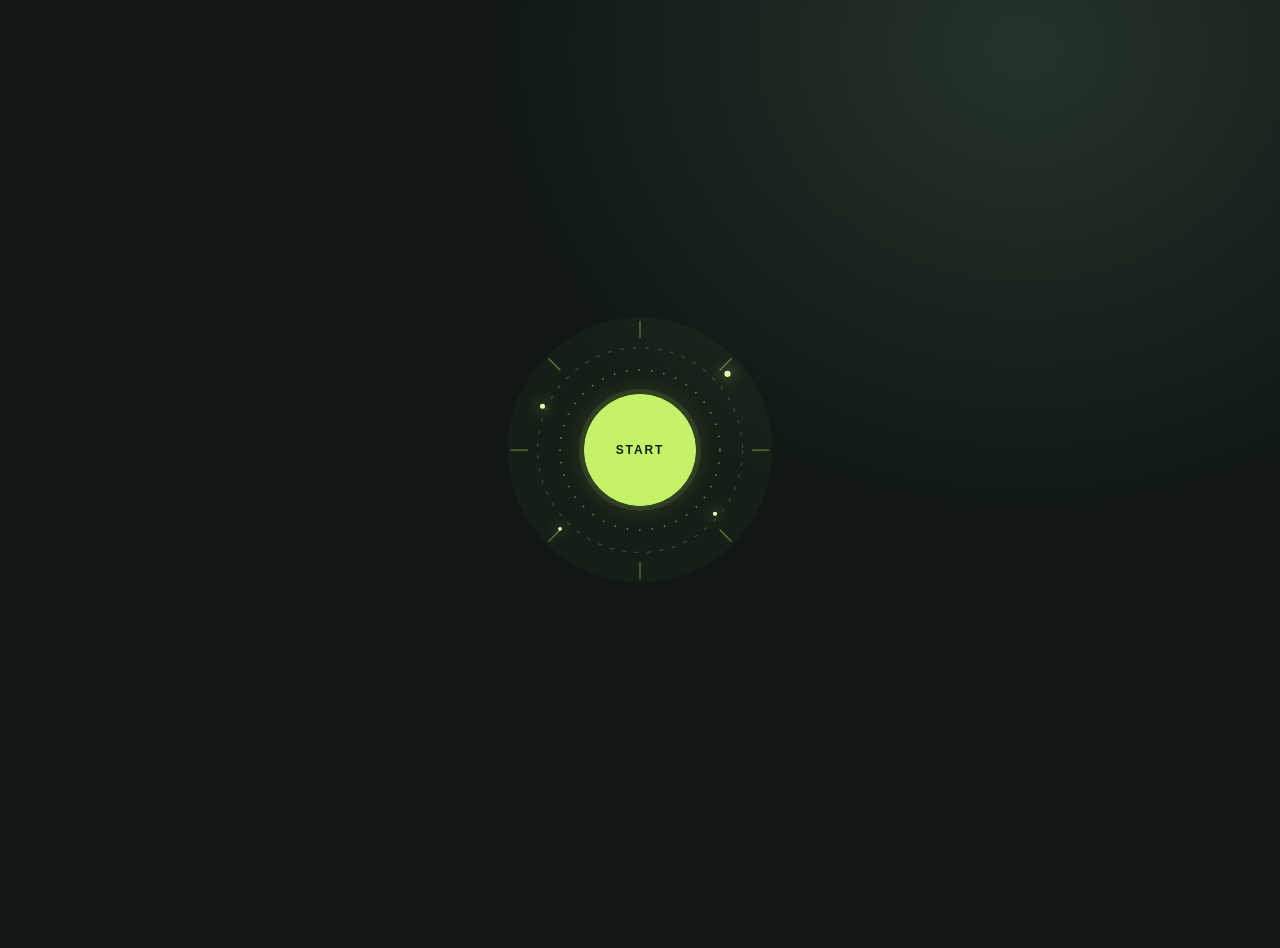
<file: The Voss Incident/index.html>
<!doctype html>
<html lang="en">
<head>
  <meta charset="utf-8">
  <meta name="viewport" content="width=device-width, initial-scale=1, viewport-fit=cover">
  <meta name="theme-color" content="#101714">
  <meta name="description" content="A simple, phone-friendly room escape game.">
  <title>The Last Room — Escape Game</title>
  <link rel="stylesheet" href="style.css">
</head>
<body>
  <main class="shell">
    <section class="start-screen" id="start-screen" aria-label="Start game">
      <div class="start-action">
        <svg class="start-art" viewBox="0 0 240 240" aria-hidden="true">
          <circle class="start-halo" cx="120" cy="120" r="106"/>
          <circle class="start-orbit start-orbit-one" cx="120" cy="120" r="82"/>
          <circle class="start-orbit start-orbit-two" cx="120" cy="120" r="64"/>
          <circle class="start-ripple ripple-one" cx="120" cy="120" r="52"/>
          <circle class="start-ripple ripple-two" cx="120" cy="120" r="52"/>
          <circle class="start-ripple ripple-three" cx="120" cy="120" r="52"/>
          <path class="start-rays" d="M120 17v13M120 210v13M17 120h13M210 120h13M47 47l9 9M184 184l9 9M193 47l-9 9M56 184l-9 9"/>
          <circle class="start-spark spark-one" cx="42" cy="85" r="2"/><circle class="start-spark spark-two" cx="190" cy="59" r="2.5"/><circle class="start-spark spark-three" cx="180" cy="171" r="1.7"/><circle class="start-spark spark-four" cx="56" cy="183" r="1.5"/>
        </svg>
        <button class="start-button" id="start-button" type="button">START</button>
      </div>
    </section>

    <div class="game-screen" id="game-screen" hidden>
      <header class="topbar">
        <a class="brand" href="#top" aria-label="Game home"><span class="brand-mark" id="brand-fallback">L</span><img class="brand-logo" id="brand-logo" alt=""><span id="brand-name">THE LAST ROOM</span></a>
        <div class="live-label"><span class="live-status in-progress" id="game-status"><i></i><span id="game-status-text">GAME IN PROGRESS</span></span><span class="timer" id="timer" aria-label="Elapsed time">00:00</span></div>
      </header>

      <section class="intro" id="top">
        <h1 id="hero-title">Find your way<br><em>out.</em></h1>
        <p class="intro-copy">Enter your answer to unlock the next act.</p>
        <div class="progress-wrap" aria-label="Game progress">
          <div class="progress-meta"><span id="progress-label">ACT 1 OF 6</span><span id="progress-count">0 / 6 SOLVED</span></div>
          <div class="progress-track"><div class="progress-fill" id="progress-fill"></div></div>
        </div>
      </section>

      <section class="acts" id="acts" aria-label="Game acts"></section>
      <div class="scene-art" id="scene-art">
        <img id="act-art" alt="">
        <button class="hint-button" id="hint-button" type="button" aria-label="Show a hint">
          <svg aria-hidden="true" viewBox="0 0 24 24"><path d="M9 18h6m-5 3h4m-7-9a5 5 0 1 1 10 0c0 1.7-.8 2.8-1.8 3.7-.7.6-1.2 1.3-1.2 2.3h-4c0-1-.5-1.7-1.2-2.3C7.8 14.8 7 13.7 7 12Z"/></svg>
          <span>HINT</span>
        </button>
      </div>
      <dialog class="hint-dialog" id="hint-dialog" aria-labelledby="hint-title">
        <h2 id="hint-title">Need a nudge?</h2>
        <p class="hint-copy" id="hint-copy" hidden></p>
        <div class="hint-actions">
          <button type="button" class="hint-confirm" id="reveal-hint">REVEAL HINT</button>
          <button type="button" class="hint-cancel" id="close-hint">MAYBE LATER</button>
        </div>
      </dialog>
    </div>
  </main>
  <script src="game.js"></script>
</body>
</html>
</file>
<file: The Voss Incident/style.css>
:root{color-scheme:dark;--bg:#101714;--panel:#17211d;--panel2:#1b2822;--line:#314139;--muted:#a0aca3;--text:#f2f3e9;--lime:#c4f36a;--coral:#ff866b;--font:Arial,Helvetica,sans-serif}*{box-sizing:border-box}html{scroll-behavior:smooth}body{margin:0;background:var(--bg);color:var(--text);font-family:var(--font);min-height:100vh;background-image:radial-gradient(ellipse at 80% 5%,#25332a 0,transparent 38%)}.shell{width:min(100% - 36px,780px);margin:auto;padding:0 0 calc(32px + env(safe-area-inset-bottom))}.topbar{height:74px;display:flex;align-items:center;justify-content:space-between;border-bottom:1px solid #344039}.brand{display:flex;align-items:center;gap:10px;font-size:11px;font-weight:700;letter-spacing:.16em;color:var(--text);text-decoration:none}.brand-mark{display:grid;place-items:center;width:28px;height:28px;border:1px solid var(--lime);color:var(--lime);font-family:Georgia,serif;font-size:18px}.live-label,.eyebrow,.progress-meta,footer{font-size:9px;font-weight:700;letter-spacing:.14em}.live-label{color:#c5d0c7;display:flex;gap:8px;align-items:center}.live-label i{width:7px;height:7px;background:var(--lime);border-radius:50%;box-shadow:0 0 12px #c4f366}.intro{padding:55px 0 34px}.eyebrow{color:var(--lime);margin:0 0 16px}h1{font-size:clamp(52px,12vw,86px);letter-spacing:-.075em;line-height:.88;margin:0;font-weight:700}h1 em{font-family:Georgia,serif;color:var(--lime);font-weight:400}.intro-copy{max-width:370px;color:#b5c0b7;line-height:1.55;font-size:14px;margin:22px 0 30px}.progress-wrap{max-width:480px}.progress-meta{display:flex;justify-content:space-between;color:#b2bdb4;margin-bottom:10px}.progress-track{height:3px;background:#35443b}.progress-fill{height:100%;width:0;background:var(--lime);transition:width .35s ease}.acts{display:grid;gap:12px}.act{background:var(--panel);border:1px solid var(--line);padding:18px;position:relative;transition:background .2s,border-color .2s}.act.active{background:var(--panel2);border-color:#63765d}.act.locked{opacity:.53}.act-head{display:flex;justify-content:space-between;align-items:center;margin-bottom:15px}.act-number{font-size:10px;letter-spacing:.15em;color:var(--lime);font-weight:700}.act-status{font-size:9px;letter-spacing:.12em;color:#9eaaa1;font-weight:700}.act-status.solved{color:var(--lime)}.act h2{font-size:20px;letter-spacing:-.035em;margin:0 0 8px}.clue{color:#bbc5bc;font-size:13px;line-height:1.55;margin:0 0 17px;white-space:pre-line}.answer-row{display:flex;gap:9px}.answer-row input{min-width:0;flex:1;background:#101714;border:1px solid #435148;border-radius:2px;padding:0 14px;min-height:50px;color:var(--text);font:700 13px var(--font);letter-spacing:.08em;text-transform:uppercase;outline:none}.answer-row input::placeholder{color:#718076;letter-spacing:.1em}.answer-row input:focus{border-color:var(--lime);box-shadow:0 0 0 2px #c4f36622}.answer-row input:disabled{opacity:.55}.answer-row button{min-width:104px;min-height:50px;border:0;background:var(--lime);color:#182015;font-size:10px;letter-spacing:.12em;font-weight:800;cursor:pointer;border-radius:2px}.answer-row button:hover{background:#d4ff8d}.answer-row button:disabled{background:#344239;color:#a2ada4;cursor:default}.feedback{min-height:16px;margin:9px 0 0;font-size:11px;color:var(--coral)}.feedback.good{color:var(--lime)}.unlock-note{font-size:11px;color:#c7d0c8;margin-top:4px}.complete{display:none;text-align:center;padding:36px 18px;border:1px solid var(--lime);background:#1b2822}.complete.show{display:block}.complete .eyebrow{margin-bottom:11px}.complete h2{font-size:32px;margin:0}.complete p{color:#bdc8bf;font-size:13px;line-height:1.6}footer{display:flex;justify-content:space-between;color:#78877c;border-top:1px solid #344039;margin-top:24px;padding-top:18px}footer b{color:var(--lime)}@media(min-width:700px){.shell{padding-bottom:48px}.topbar{height:84px}.intro{padding-top:70px}.act{padding:22px 24px}.clue{max-width:570px}}@media(max-width:380px){.shell{width:calc(100% - 26px)}.act{padding:15px}.answer-row{gap:7px}.answer-row button{min-width:88px}.live-label{font-size:8px}}
.brand-logo{display:none;width:32px;height:32px;object-fit:contain}.brand-logo.visible{display:block}.brand-mark[hidden]{display:none}.scene-art{width:100%;display:flex;align-items:flex-end;justify-content:center;margin:20px auto 0;min-height:0;overflow:hidden}.scene-art img{display:block;max-width:100%;width:100%;height:auto;max-height:36vh;object-fit:contain;object-position:center bottom}@media(min-width:700px){.scene-art{margin-top:30px}.scene-art img{max-height:42vh}}
.scene-art{border-bottom:1px solid #344039;position:relative}.scene-art img{transform:translateX(10%);opacity:.5}


.hint-button{position:fixed;z-index:5;left:max(18px,calc((100vw - 780px)/2));bottom:calc(18px + env(safe-area-inset-bottom));display:flex;align-items:center;gap:8px;padding:12px 15px;border:1px solid #536453;border-radius:3px;background:#17211d;color:var(--text);font:700 10px var(--font);letter-spacing:.12em;cursor:pointer;box-shadow:0 6px 22px #0006}.hint-button svg{width:18px;height:18px;fill:none;stroke:var(--lime);stroke-width:1.6;stroke-linecap:round;stroke-linejoin:round}.hint-button:hover{border-color:var(--lime)}.hint-button[hidden]{display:none}.hint-dialog{width:min(420px,calc(100% - 36px));padding:26px;border:1px solid #63765d;border-radius:2px;background:var(--panel2);color:var(--text)}.hint-dialog::backdrop{background:#080c0abf;backdrop-filter:blur(3px)}.hint-dialog .eyebrow{margin:0 0 10px}.hint-dialog h2{font-size:24px;letter-spacing:-.04em;margin:0 0 10px}.hint-copy{color:#bbc5bc;font-size:14px;line-height:1.55;margin:0 0 22px}.hint-copy.revealed{color:var(--lime)}.hint-actions{display:flex;gap:9px;flex-wrap:wrap}.hint-actions button{min-height:46px;padding:0 14px;border-radius:2px;font:800 10px var(--font);letter-spacing:.1em;cursor:pointer}.hint-confirm{border:0;background:var(--lime);color:#182015}.hint-cancel{border:1px solid #536453;background:transparent;color:var(--text)}
.scene-art{position:relative;padding-bottom:0}.hint-button{position:absolute;left:0;bottom:8px}

.complete.show{animation:finish-arrive .65s cubic-bezier(.2,.75,.25,1) both}.escape-graphic{width:min(180px,54vw);height:140px;margin:0 auto 14px;perspective:700px}.escape-graphic svg{display:block;width:100%;height:100%;overflow:visible}.door-frame{fill:#101714;stroke:#c4f36a;stroke-width:2}.door-light{fill:#c4f36a;opacity:.24;animation:light-pulse 2.4s ease-in-out infinite alternate}.door-leaf{transform-box:view-box;transform-origin:55px 72px;animation:door-open 1.05s cubic-bezier(.18,.8,.2,1) .2s both;transform-style:preserve-3d}.door-leaf rect{fill:#233229;stroke:#c4f36a;stroke-width:1.5}.door-leaf circle{fill:#c4f36a}.finish-rays{fill:none;stroke:#c4f36a;stroke-width:1.5;stroke-linecap:round;opacity:0;animation:sparkle-in .6s ease-out .9s both}.finish-sparkles{fill:#e6ffad;opacity:0;animation:sparkle-in .7s ease-out .95s both}.finish-sparkles circle:nth-child(even){animation:twinkle 1.4s ease-in-out 1.5s infinite alternate}.finish-halo{animation:halo-in 1.1s ease-out .25s both}.complete h2{animation:finish-text .6s ease-out .45s both}.complete p:last-child{margin-bottom:0}@keyframes door-open{0%{transform:rotateY(0)}100%{transform:rotateY(-66deg)}}@keyframes light-pulse{from{opacity:.16}to{opacity:.4}}@keyframes sparkle-in{from{opacity:0;transform:scale(.5)}to{opacity:1;transform:scale(1)}}@keyframes twinkle{from{opacity:.35}to{opacity:1}}@keyframes halo-in{from{opacity:0;transform:scale(.7)}to{opacity:1;transform:scale(1)}}@keyframes finish-arrive{from{opacity:0;transform:translateY(12px)}to{opacity:1;transform:translateY(0)}}@keyframes finish-text{from{opacity:0;transform:translateY(5px)}to{opacity:1;transform:translateY(0)}}@media(prefers-reduced-motion:reduce){.complete.show,.door-leaf,.door-light,.finish-rays,.finish-sparkles,.finish-sparkles circle,.finish-halo,.complete h2{animation:none!important;opacity:1}}
.finish-line-three{color:var(--lime)!important}.more-games{margin:20px auto 0;padding:22px 18px 6px;text-align:center;border-top:1px solid #344039;animation:finish-arrive .65s ease-out .45s both}.more-games p{margin:0 0 14px;color:#bdc8bf;font-size:14px;line-height:1.5}.more-games a{display:inline-flex;min-height:48px;align-items:center;justify-content:center;gap:8px;padding:0 18px;background:var(--lime);color:#182015;text-decoration:none;font:800 10px var(--font);letter-spacing:.12em;border-radius:2px;transition:background .2s,transform .2s}.more-games a:hover{background:#d4ff8d;transform:translateY(-2px)}.more-games a span{font-size:15px}
.start-screen[hidden],.game-screen[hidden],#scene-art[hidden]{display:none!important}.start-screen{min-height:100svh;display:flex;flex-direction:column;align-items:center;justify-content:center;gap:8px;margin-top:-30px}.start-art{width:min(240px,68vw);height:auto;overflow:visible}.start-halo{fill:#c4f36a;opacity:.035;animation:start-breathe 3.5s ease-in-out infinite alternate}.start-orbit{fill:none;stroke:#c4f36a;stroke-width:1;opacity:.2;transform-origin:120px 105px}.start-orbit-one{stroke-dasharray:3 7;animation:orbit-turn 24s linear infinite}.start-orbit-two{stroke-width:1.5;stroke-dasharray:1 9;opacity:.48;animation:orbit-turn 18s linear infinite reverse}.start-door-frame{fill:none;stroke:#c4f36a;stroke-width:1.5;opacity:.7}.start-door{fill:#1b2822;stroke:#c4f36a;stroke-width:1}.start-light{fill:none;stroke:#e6ffad;stroke-width:2;stroke-linecap:round;filter:drop-shadow(0 0 7px #c4f36a);animation:light-pulse 2.2s ease-in-out infinite alternate}.start-spark{fill:#e6ffad;filter:drop-shadow(0 0 5px #c4f36a);animation:twinkle 1.5s ease-in-out infinite alternate}.spark-two{animation-delay:.5s}.spark-three{animation-delay:1s}.spark-four{animation-delay:.75s}.start-button{min-width:142px;min-height:52px;display:flex;align-items:center;justify-content:center;gap:18px;padding:0 20px;border:1px solid #c4f36a;background:#c4f36a;color:#182015;font:800 11px var(--font);letter-spacing:.16em;cursor:pointer;border-radius:2px;transition:background .2s,transform .2s,box-shadow .2s}.start-button span{font-size:16px}.start-button:hover{background:#d4ff8d;transform:translateY(-2px);box-shadow:0 0 26px #c4f36333}.live-label{display:flex;flex-direction:column;align-items:flex-end;gap:5px}.live-status{color:#c5d0c7;display:flex;gap:8px;align-items:center}.timer{font-size:13px;font-weight:700;line-height:1;color:var(--lime);font-variant-numeric:tabular-nums;letter-spacing:.1em}.act-status{color:var(--lime)}@keyframes orbit-turn{to{transform:rotate(360deg)}}@keyframes start-breathe{from{opacity:.02;transform:scale(.9)}to{opacity:.08;transform:scale(1.08)}}@media(prefers-reduced-motion:reduce){.start-orbit,.start-halo,.start-light,.start-spark,.start-button,.start-screen .start-button:hover{animation:none;transition:none}}
.start-screen{margin-top:0}.start-action{position:relative;width:min(300px,82vw);aspect-ratio:1;display:grid;place-items:center}.start-art{position:absolute;inset:0;width:100%;height:100%;overflow:visible}.start-orbit{pointer-events:none}.start-ripple{fill:none;stroke:#c4f36a;stroke-width:1.5;transform-box:view-box;transform-origin:120px 120px;opacity:0;animation:wave-out 3.2s ease-out infinite}.ripple-two{animation-delay:1.05s}.ripple-three{animation-delay:2.1s}.start-rays{fill:none;stroke:#c4f36a;stroke-width:1;stroke-linecap:round;opacity:.42;animation:light-pulse 2.2s ease-in-out infinite alternate}.start-button{position:relative;z-index:2;box-shadow:0 0 0 5px #c4f36a1a,0 0 28px #c4f36a26}.start-button span{font-size:20px;font-weight:400}.continue-button{min-height:48px;padding:0 16px;border:1px solid var(--lime);background:transparent;color:var(--lime);font:800 10px var(--font);letter-spacing:.12em;cursor:pointer;border-radius:2px}.continue-button:hover{background:var(--lime);color:#182015}@keyframes wave-out{0%{transform:scale(.58);opacity:.48}100%{transform:scale(1.62);opacity:0}}@media(prefers-reduced-motion:reduce){.start-ripple,.start-rays{animation:none;opacity:.18}}
.start-button{width:112px;height:112px;min-width:112px;min-height:112px;padding:0;border-radius:50%;gap:0;font-size:12px;letter-spacing:.16em}
.live-status.in-progress i{animation:uneasy-dot 1.55s ease-in-out infinite}.live-status.solved i{animation:none;box-shadow:none;opacity:1;transform:none}@keyframes uneasy-dot{0%,100%{opacity:1;transform:scale(1);box-shadow:0 0 8px #c4f36655}42%{opacity:.72;transform:scale(.86);box-shadow:0 0 2px #c4f36633}58%{opacity:.95;transform:scale(1.08);box-shadow:0 0 11px #c4f36688}66%{opacity:.8;transform:scale(.94);box-shadow:0 0 4px #c4f36644}}
@media(prefers-reduced-motion:reduce){.live-status.in-progress i{animation:none}}
</file>
